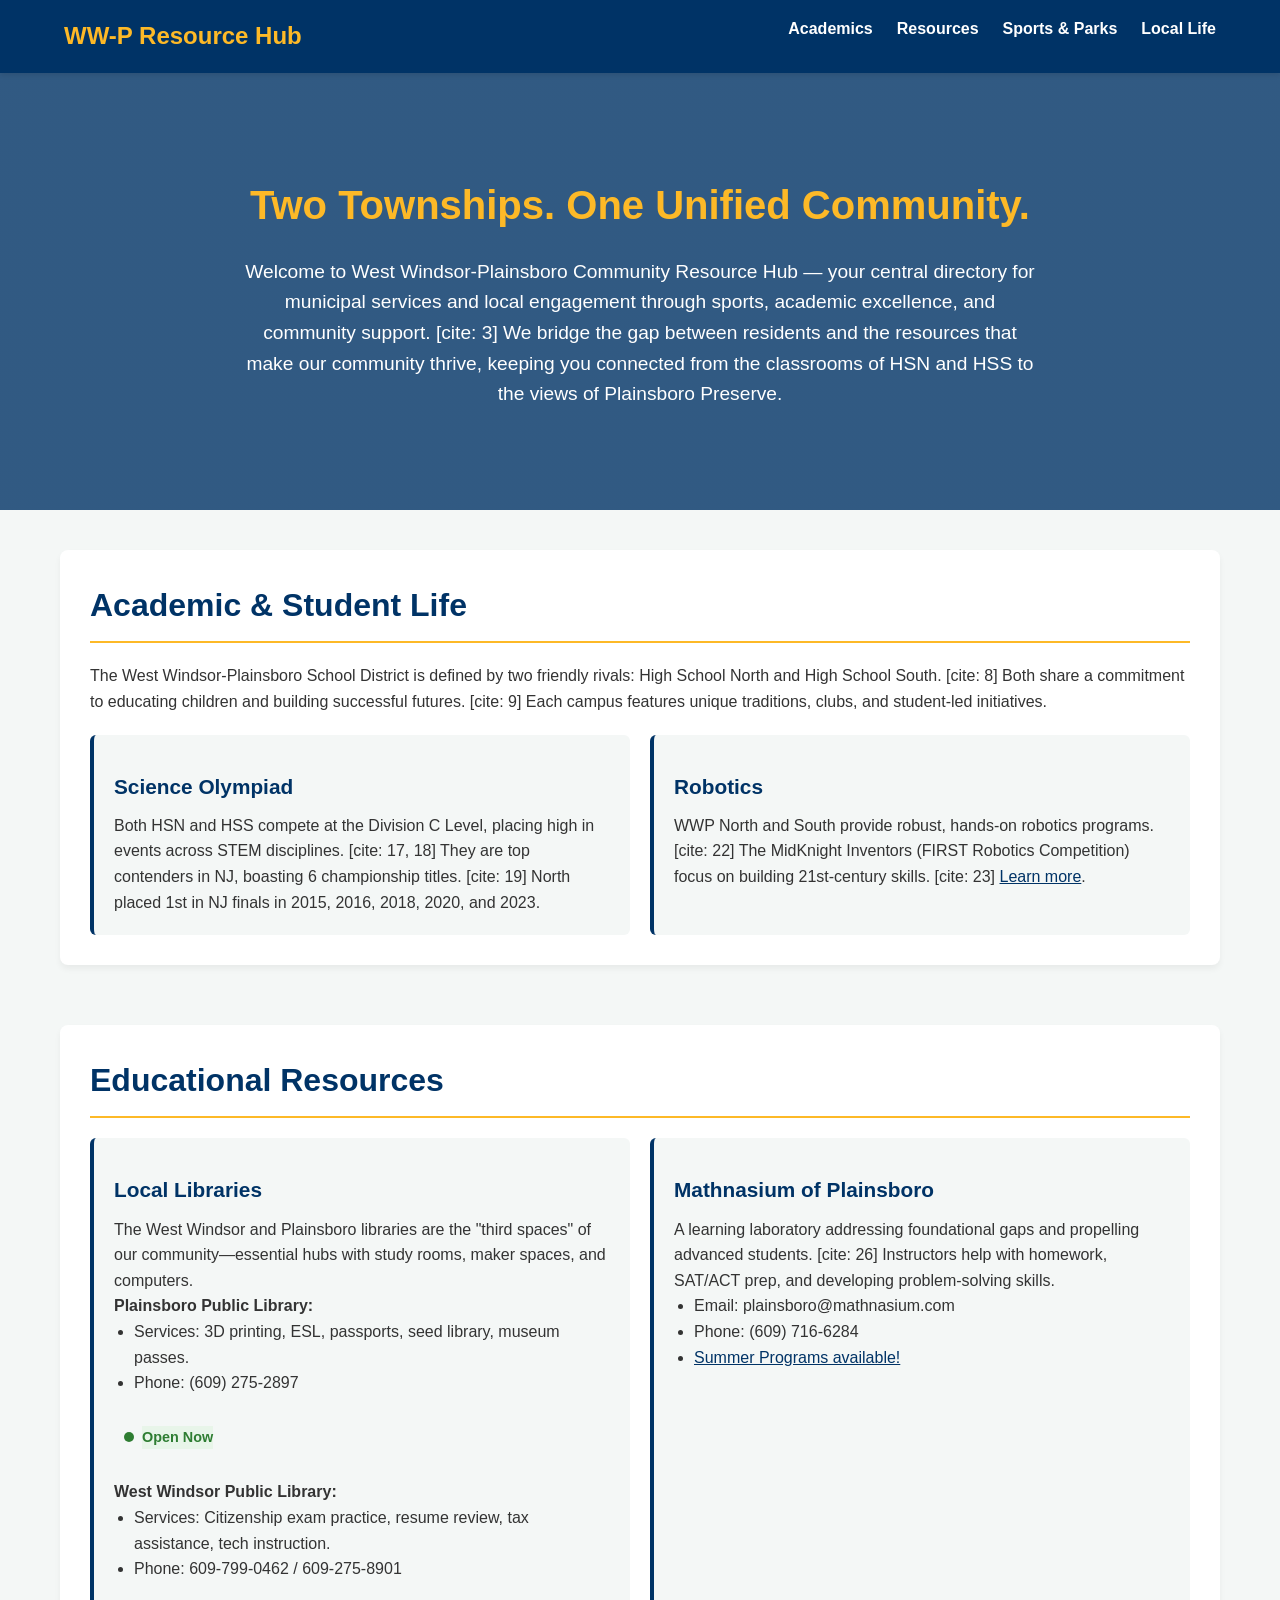
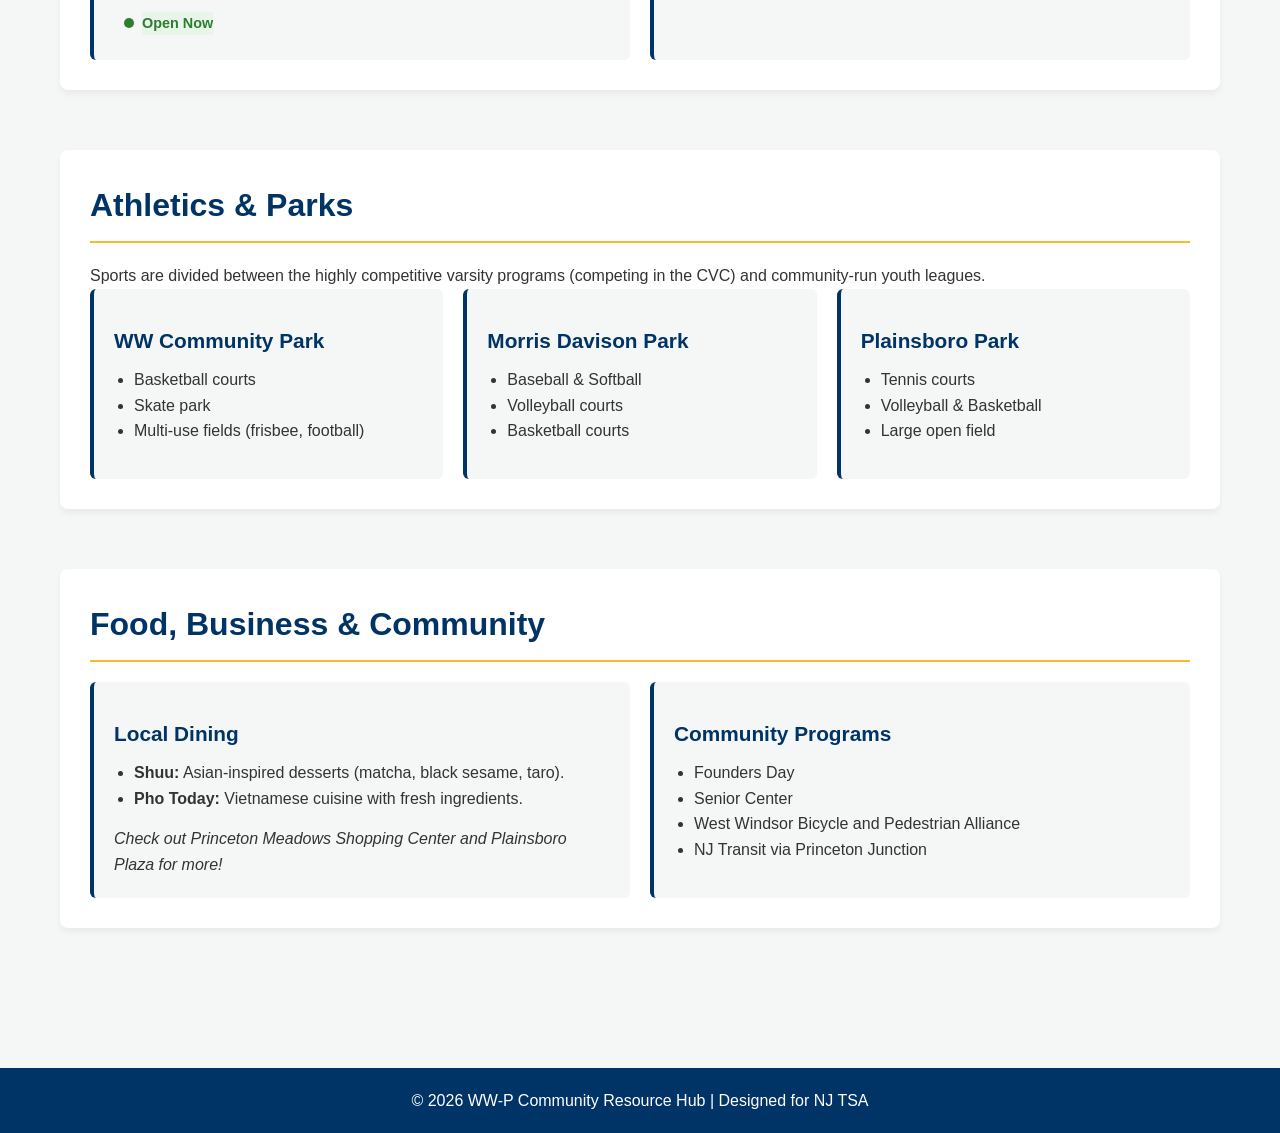
<file: index.html>
<!DOCTYPE html>
<html lang="en">
<head>
    <meta charset="UTF-8">
    <meta name="viewport" content="width=device-width, initial-scale=1.0">
    <title>WW-P Community Resource Hub</title>
    <style>
        :root {
            --primary-color: #003366; 
            --secondary-color: #FDB927; 
            --bg-light: #f4f7f6;
            --text-dark: #333;
            --white: #ffffff;
            --success: #2e7d32;
            --danger: #c62828;
        }

        * {
            margin: 0;
            padding: 0;
            box-sizing: border-box;
            font-family: 'Segoe UI', Tahoma, Geneva, Verdana, sans-serif;
        }

        body {
            background-color: var(--bg-light);
            color: var(--text-dark);
            line-height: 1.6;
        }

        /* Navigation */
        nav {
            background-color: var(--primary-color);
            color: var(--white);
            padding: 1rem 5%;
            position: sticky;
            top: 0;
            z-index: 1000;
            display: flex;
            justify-content: space-between;
            align-items: center;
            box-shadow: 0 2px 5px rgba(0,0,0,0.1);
        }

        nav h1 {
            font-size: 1.5rem;
            color: var(--secondary-color);
        }

        nav ul {
            list-style: none;
            display: flex;
            gap: 1.5rem;
        }

        nav a {
            color: var(--white);
            text-decoration: none;
            font-weight: 600;
            transition: color 0.3s;
        }

        nav a:hover {
            color: var(--secondary-color);
        }

        /* Hero Section */
        .hero {
            background: linear-gradient(rgba(0, 51, 102, 0.8), rgba(0, 51, 102, 0.8)), url('https://images.unsplash.com/photo-1523050854058-8df90110c9f1?auto=format&fit=crop&q=80') center/cover;
            color: var(--white);
            text-align: center;
            padding: 100px 20px;
        }

        .hero h2 {
            font-size: 2.5rem;
            margin-bottom: 20px;
            color: var(--secondary-color);
        }

        .hero p {
            font-size: 1.2rem;
            max-width: 800px;
            margin: 0 auto;
        }

        /* Main Content & Sections */
        .container {
            max-width: 1200px;
            margin: 0 auto;
            padding: 40px 20px;
        }

        section {
            margin-bottom: 60px;
            background: var(--white);
            padding: 30px;
            border-radius: 8px;
            box-shadow: 0 4px 6px rgba(0,0,0,0.05);
        }

        h3 {
            color: var(--primary-color);
            border-bottom: 2px solid var(--secondary-color);
            padding-bottom: 10px;
            margin-bottom: 20px;
            font-size: 2rem;
        }

        h4 {
            color: var(--primary-color);
            margin: 15px 0 10px;
            font-size: 1.3rem;
        }

        /* Grid Layouts for Cards */
        .grid-2 {
            display: grid;
            grid-template-columns: repeat(auto-fit, minmax(300px, 1fr));
            gap: 20px;
        }

        .grid-3 {
            display: grid;
            grid-template-columns: repeat(auto-fit, minmax(250px, 1fr));
            gap: 20px;
        }

        .card {
            background: var(--bg-light);
            padding: 20px;
            border-radius: 6px;
            border-left: 4px solid var(--primary-color);
        }

        ul {
            margin-left: 20px;
            margin-bottom: 15px;
        }

        .status-indicator {
            display: inline-flex;
            align-items: center;
            gap: 8px;
            font-weight: bold;
            padding: 5px 10px;
            border-radius: 20px;
            font-size: 0.9rem;
            margin-top: 10px;
        }

        .status-open {
            background-color: #e8f5e9;
            color: var(--success);
        }

        .status-closed {
            background-color: #ffebee;
            color: var(--danger);
        }

        .dot {
            height: 10px;
            width: 10px;
            border-radius: 50%;
            display: inline-block;
        }
        
        .dot-open { background-color: var(--success); }
        .dot-closed { background-color: var(--danger); }

        footer {
            background: var(--primary-color);
            color: var(--white);
            text-align: center;
            padding: 20px;
            margin-top: 40px;
        }

        a {
            color: var(--primary-color);
        }
    </style>
</head>
<body>

    <nav>
        <h1>WW-P Resource Hub</h1>
        <ul>
            <li><a href="#academics">Academics</a></li>
            <li><a href="#resources">Resources</a></li>
            <li><a href="#sports">Sports & Parks</a></li>
            <li><a href="#local">Local Life</a></li>
        </ul>
    </nav>

    <header class="hero">
        <h2>Two Townships. One Unified Community. </h2>
        <p>Welcome to West Windsor-Plainsboro Community Resource Hub — your central directory for municipal services and local engagement through sports, academic excellence, and community support. [cite: 3] We bridge the gap between residents and the resources that make our community thrive, keeping you connected from the classrooms of HSN and HSS to the views of Plainsboro Preserve. </p>
    </header>

    <div class="container">
        
        <section id="academics">
            <h3>Academic & Student Life</h3>
            <p>The West Windsor-Plainsboro School District is defined by two friendly rivals: High School North and High School South. [cite: 8] Both share a commitment to educating children and building successful futures. [cite: 9] Each campus features unique traditions, clubs, and student-led initiatives.</p>
            
            <div class="grid-2" style="margin-top: 20px;">
                <div class="card">
                    <h4>Science Olympiad</h4>
                    <p>Both HSN and HSS compete at the Division C Level, placing high in events across STEM disciplines. [cite: 17, 18] They are top contenders in NJ, boasting 6 championship titles. [cite: 19] North placed 1st in NJ finals in 2015, 2016, 2018, 2020, and 2023.</p>
                </div>
                <div class="card">
                    <h4>Robotics</h4>
                    <p>WWP North and South provide robust, hands-on robotics programs. [cite: 22] The MidKnight Inventors (FIRST Robotics Competition) focus on building 21st-century skills. [cite: 23] <a href="https://wwprobotics.org/" target="_blank">Learn more</a>. </p>
                </div>
            </div>
        </section>

        <section id="resources">
            <h3>Educational Resources</h3>
            
            <div class="grid-2">
                <div class="card">
                    <h4>Local Libraries</h4>
                    <p>The West Windsor and Plainsboro libraries are the "third spaces" of our community—essential hubs with study rooms, maker spaces, and computers. </p>
                    
                    <strong>Plainsboro Public Library:</strong>
                    <ul>
                        <li>Services: 3D printing, ESL, passports, seed library, museum passes.</li>
                        <li>Phone: (609) 275-2897 </li>
                    </ul>
                    <div id="pb-lib-status" class="status-indicator">Loading status...</div>

                    <br><br>
                    <strong>West Windsor Public Library:</strong>
                    <ul>
                        <li>Services: Citizenship exam practice, resume review, tax assistance, tech instruction. </li>
                        <li>Phone: 609-799-0462 / 609-275-8901 </li>
                    </ul>
                    <div id="ww-lib-status" class="status-indicator">Loading status...</div>
                </div>

                <div class="card">
                    <h4>Mathnasium of Plainsboro</h4>
                    <p>A learning laboratory addressing foundational gaps and propelling advanced students. [cite: 26] Instructors help with homework, SAT/ACT prep, and developing problem-solving skills. </p>
                    <ul>
                        <li>Email: plainsboro@mathnasium.com </li>
                        <li>Phone: (609) 716-6284</li>
                        <li><a href="https://www.mathnasium.com/summer-math-programs" target="_blank">Summer Programs available!</a></li>
                    </ul>
                </div>
            </div>
        </section>

        <section id="sports">
            <h3>Athletics & Parks</h3>
            <p>Sports are divided between the highly competitive varsity programs (competing in the CVC) and community-run youth leagues.</p>
            
            <div class="grid-3">
                <div class="card">
                    <h4>WW Community Park</h4>
                    <ul>
                        <li>Basketball courts</li>
                        <li>Skate park</li>
                        <li>Multi-use fields (frisbee, football)</li>
                    </ul>
                </div>
                <div class="card">
                    <h4>Morris Davison Park</h4>
                    <ul>
                        <li>Baseball & Softball</li>
                        <li>Volleyball courts </li>
                        <li>Basketball courts </li>
                    </ul>
                </div>
                <div class="card">
                    <h4>Plainsboro Park </h4>
                    <ul>
                        <li>Tennis courts </li>
                        <li>Volleyball & Basketball</li>
                        <li>Large open field </li>
                    </ul>
                </div>
            </div>
        </section>

        <section id="local">
            <h3>Food, Business & Community</h3>
            <div class="grid-2">
                <div class="card">
                    <h4>Local Dining</h4>
                    <ul>
                        <li><strong>Shuu:</strong> Asian-inspired desserts (matcha, black sesame, taro).</li>
                        <li><strong>Pho Today:</strong> Vietnamese cuisine with fresh ingredients. </li>
                    </ul>
                    <p><em>Check out Princeton Meadows Shopping Center and Plainsboro Plaza for more!</em> </p>
                </div>
                <div class="card">
                    <h4>Community Programs</h4>
                    <ul>
                        <li>Founders Day </li>
                        <li>Senior Center </li>
                        <li>West Windsor Bicycle and Pedestrian Alliance </li>
                        <li>NJ Transit via Princeton Junction </li>
                    </ul>
                </div>
            </div>
        </section>
    </div>

    <footer>
        <p>&copy; 2026 WW-P Community Resource Hub | Designed for NJ TSA </p>
    </footer>

    <script>
        document.querySelectorAll('nav a').forEach(anchor => {
            anchor.addEventListener('click', function(e) {
                e.preventDefault();
                document.querySelector(this.getAttribute('href')).scrollIntoView({
                    behavior: 'smooth'
                });
            });
        });

        function updateLibraryStatus() {
            const now = new Date();
            const day = now.getDay(); // 0 is Sunday, 1 is Monday...
            const hour = now.getHours();


            let isOpen = false;
            let nextOpen = "Opens 10 AM Tomorrow";

            if (day >= 1 && day <= 6) { // Mon-Sat
                if (hour >= 10 && hour < 20) {
                    isOpen = true;
                } else if (hour < 10) {
                    nextOpen = "Opens today at 10 AM";
                } else if (day === 6) {
                    nextOpen = "Opens 1 PM Sunday";
                }
            } else if (day === 0) { // Sunday
                if (hour >= 13 && hour < 17) {
                    isOpen = true;
                } else if (hour < 13) {
                    nextOpen = "Opens today at 1 PM";
                } else {
                    nextOpen = "Opens 10 AM Monday";
                }
            }

            const statusHTML = isOpen 
                ? `<span class="dot dot-open"></span> <span class="status-open">Open Now</span>` 
                : `<span class="dot dot-closed"></span> <span class="status-closed">Closed &middot; ${nextOpen}</span>`;

            document.getElementById('pb-lib-status').innerHTML = statusHTML;
            document.getElementById('ww-lib-status').innerHTML = statusHTML;
        }

        // Run immediately and update every minute
        updateLibraryStatus();
        setInterval(updateLibraryStatus, 60000);
    </script>
</body>
</html>
</file>
